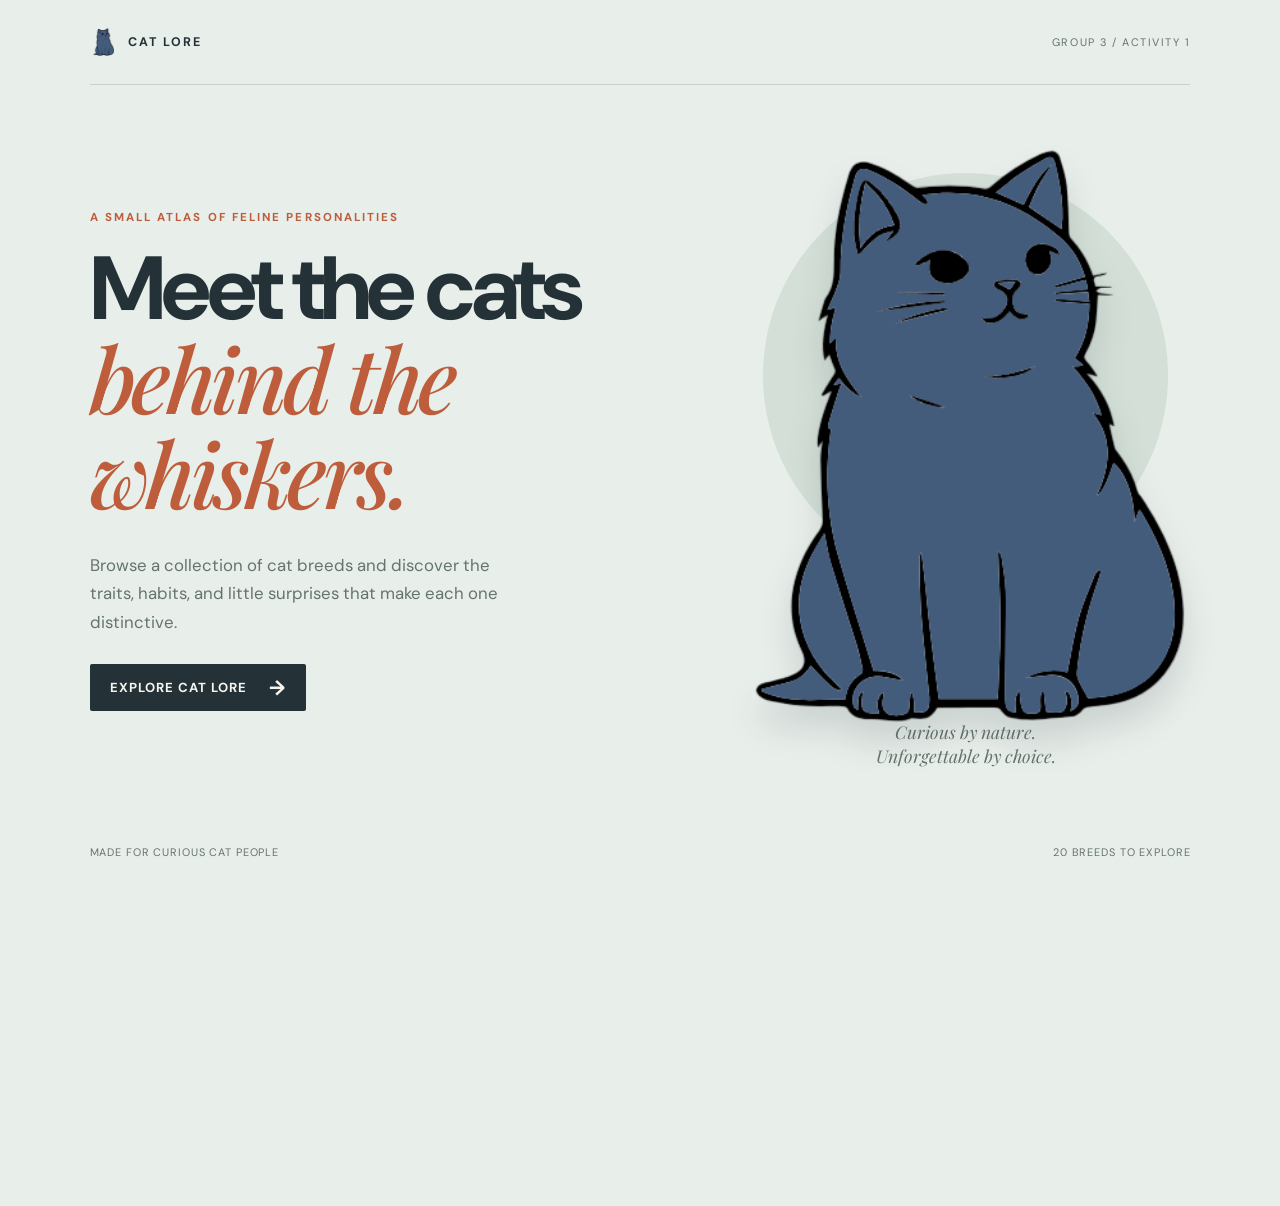
<file: index.html>
<!DOCTYPE html>
<html lang="en">
<head>
    <meta charset="UTF-8">
    <meta name="viewport" content="width=device-width, initial-scale=1.0">
    <title>Cat Lore | Group 3</title>
    <meta http-equiv="refresh" content="0; url=indexes.html">

</head>
<body>

    <p>Redirecting to Cat Lore...</p>
    <p><a href="indexes.html">Open Cat Lore</a></p>
</body>
</html>
</file>
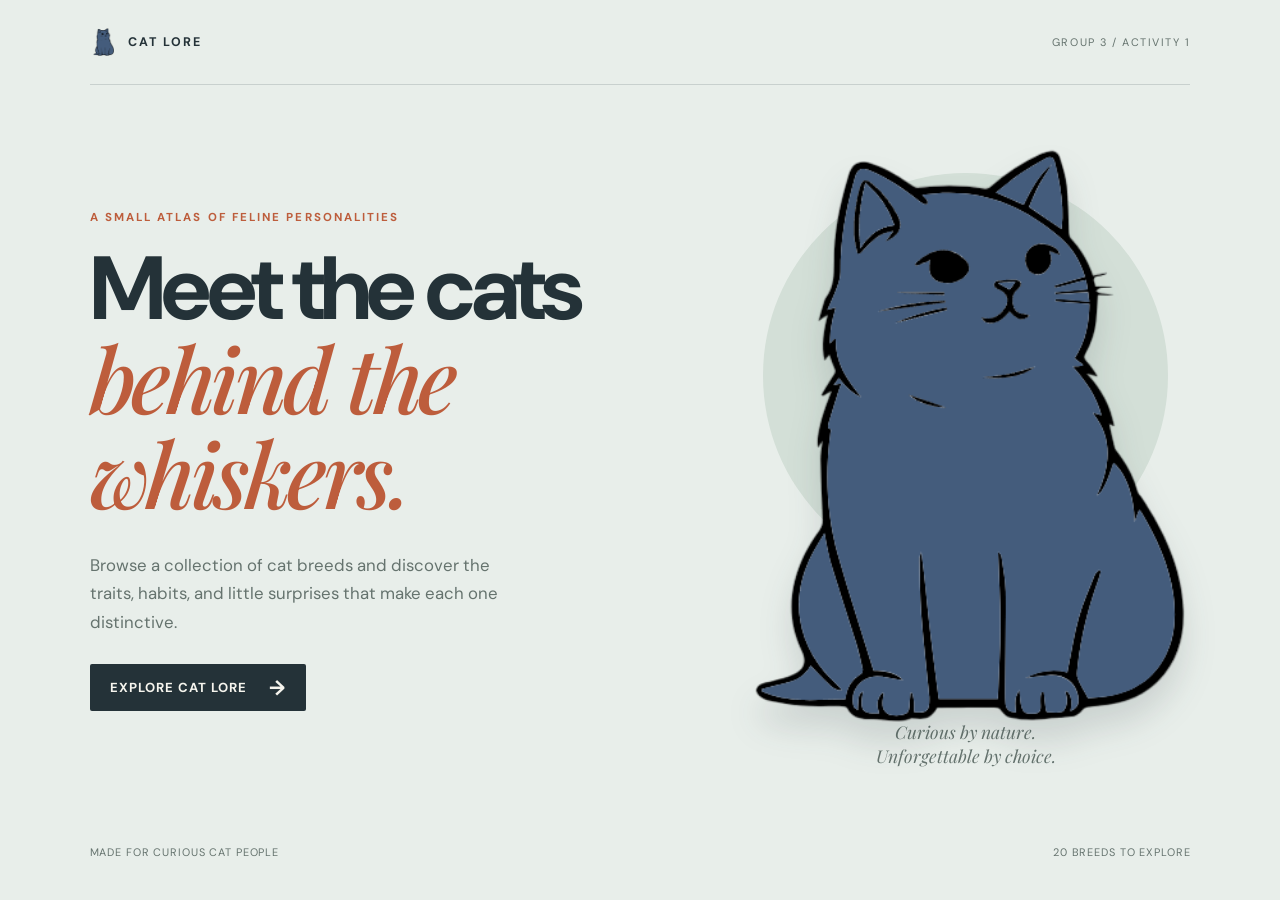
<file: indexes.html>
<!DOCTYPE html>
<html lang="en">
<head>
    <meta charset="UTF-8">
    <meta name="viewport" content="width=device-width, initial-scale=1.0">
    <title>Cat Lore | Group 3</title>
    <link rel="stylesheet" href="design.css">
</head>
<body>
    <header class="site-header">
        <a class="brand" href="indexes.html"><img src="pictures/Cat.png" alt="" aria-hidden="true"> CAT LORE</a>
        <span class="group-label">GROUP 3 / ACTIVITY 1</span>
    </header>

    <main class="hero">
        <section class="hero-copy" aria-labelledby="page-title">
            <p class="eyebrow">A small atlas of feline personalities</p>
            <h1 id="page-title">Meet the cats<br><em>behind the whiskers.</em></h1>
            <p class="description">Browse a collection of cat breeds and discover the traits, habits, and little surprises that make each one distinctive.</p>
            <a class="button-fetch" id="button1" href="SecondPage.html">Explore cat lore <span aria-hidden="true">&#8594;</span></a>
        </section>
        <div class="hero-art">
            <img class="logo" src="pictures/Cat.png" alt="Cat Lore logo">
            <p class="art-caption">Curious by nature.<br>Unforgettable by choice.</p>
        </div>
    </main>

    <footer><span>Made for curious cat people</span><span>20 breeds to explore</span></footer>

</body>
</html>
</file>
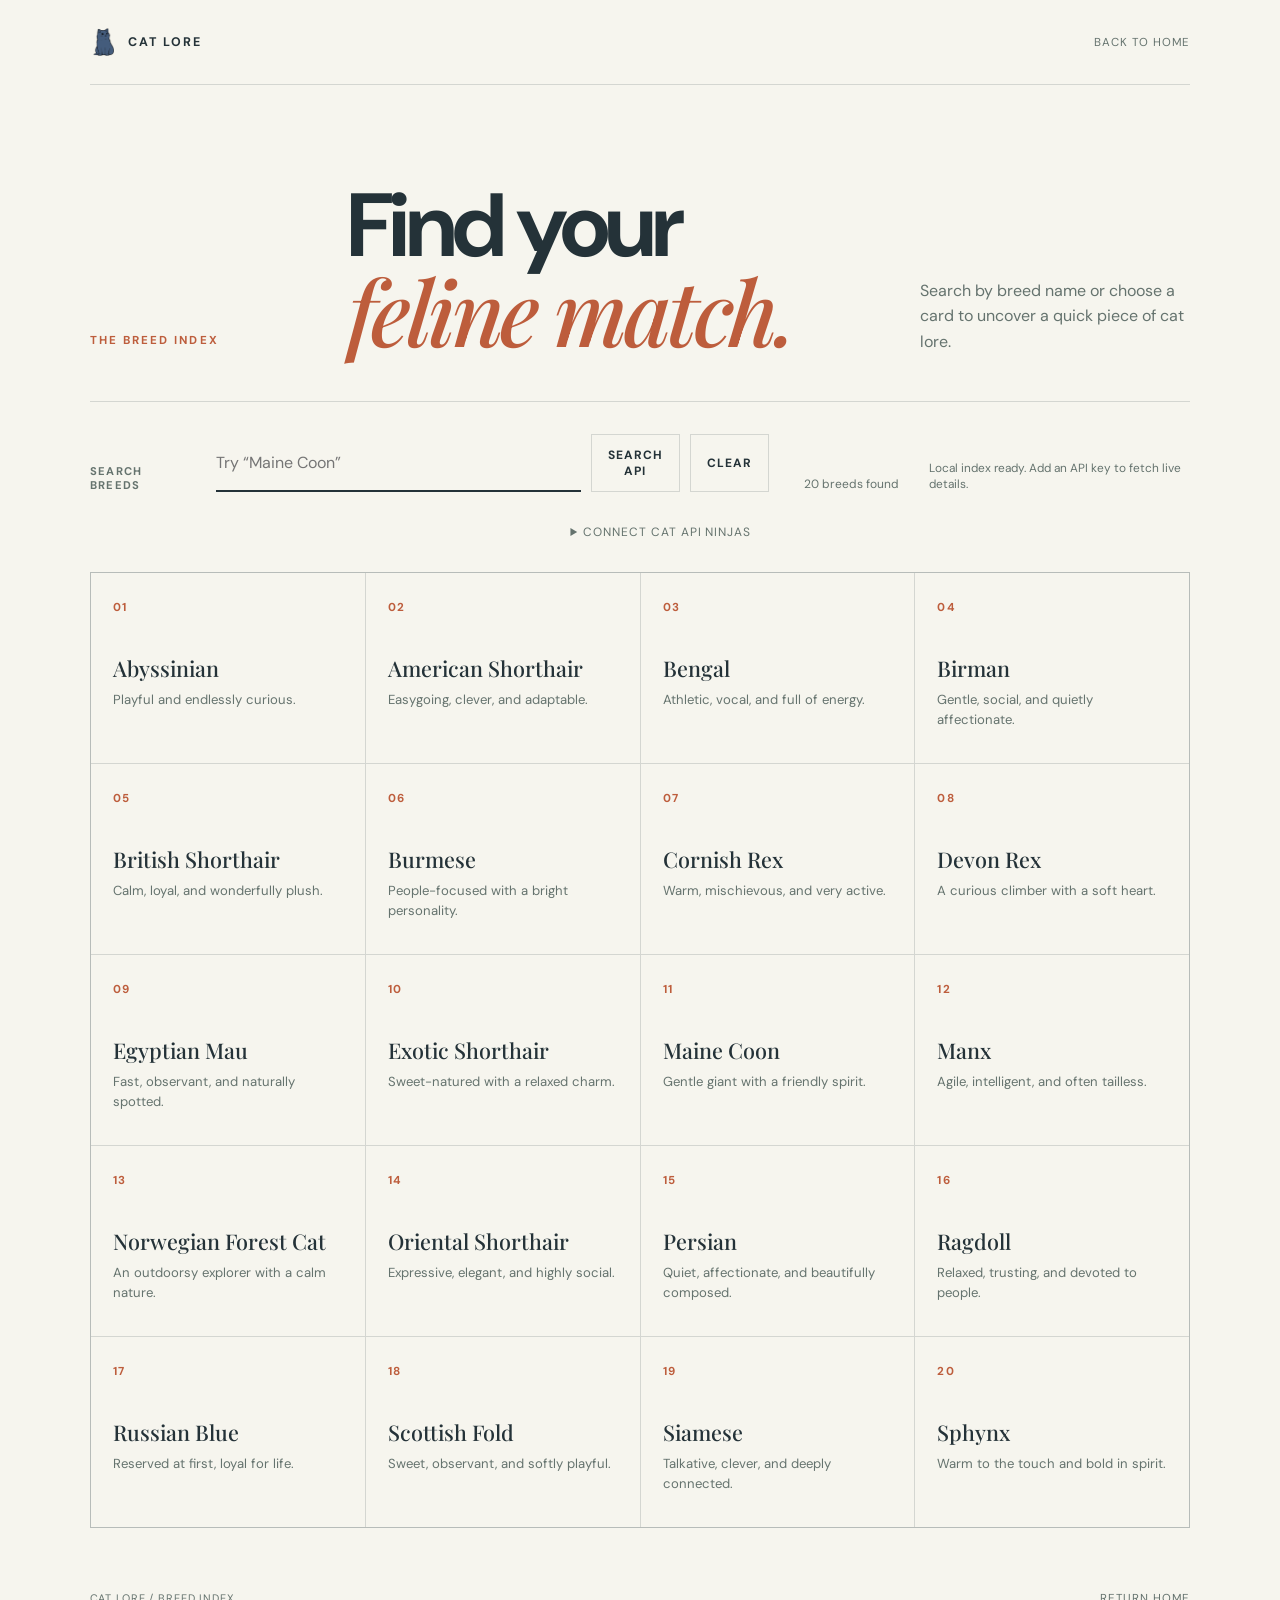
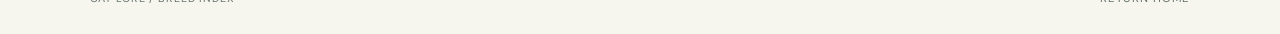
<file: SecondPage.html>
<!DOCTYPE html>
<html lang="en">
<head>
    <meta charset="UTF-8">
    <meta name="viewport" content="width=device-width, initial-scale=1.0">
    <title>Explore Breeds | Cat Lore</title>
    <link rel="stylesheet" href="style.css">
</head>
<body>
    <header class="site-header">
        <a class="brand" href="indexes.html"><img src="pictures/Cat.png" alt="" aria-hidden="true"> CAT LORE</a>
        <a class="back-link" href="indexes.html">Back to home</a>
    </header>

    <main class="explorer">
        <section class="intro" aria-labelledby="explore-title">
            <p class="eyebrow">The breed index</p>
            <h1 id="explore-title">Find your<br><em>feline match.</em></h1>
            <p>Search by breed name or choose a card to uncover a quick piece of cat lore.</p>
        </section>

        <section class="search-panel" aria-label="Breed search">
            <label for="breed-input">Search breeds</label>
            <div class="search-row">
                <input type="search" id="breed-input" placeholder="Try “Maine Coon”" autocomplete="off">
                <button id="search-button" type="button">Search API</button>
                <button id="clear-button" type="button" aria-label="Clear search">Clear</button>
            </div>
            <p id="result-count" class="result-count" aria-live="polite"></p>
            <p id="api-status" class="api-status" aria-live="polite">Local index ready. Add an API key to fetch live details.</p>
        </section>

        <details class="api-settings">
            <summary>Connect Cat API Ninjas</summary>
            <div class="api-settings-content">
                <label for="api-key">API key</label>
                <input type="password" id="api-key" placeholder="Paste your API Ninjas key" autocomplete="off">
                <button id="save-key-button" type="button">Save for this session</button>
            </div>
        </details>

        <section id="breed-grid" class="breed-grid" aria-live="polite"></section>
    </main>

    <footer><span>Cat Lore / Breed index</span><a href="indexes.html">Return home</a></footer>
    <script src="function.js"></script>
</body>
</html>
</file>
<file: design.css>
@import url('https://fonts.googleapis.com/css2?family=DM+Sans:wght@400;500;700&family=Playfair+Display:ital,wght@0,500;1,500;1,600&display=swap');

/*
====================
|     Main Page    |
====================
*/
body {
    min-height: 100vh;
    color: #243238;
    font-family: 'DM Sans', sans-serif;
    background: #e8eeea;
    margin: 0;
    padding: 0 7vw;
    box-sizing: border-box;
}

.site-header {
    display: flex;
    justify-content: space-between;
    align-items: center;
    max-width: 1180px;
    margin: 0 auto;
    padding: 28px 0;
    border-bottom: 1px solid rgba(36, 50, 56, .16);
}

.brand {
    display: flex;
    align-items: center;
    gap: 10px;
    color: #243238;
    font-size: .78rem;
    font-weight: 700;
    letter-spacing: .16em;
    text-decoration: none;
}

.brand img { width: 28px; height: 28px; object-fit: contain; }
.group-label { color: #65736e; font-size: .68rem; letter-spacing: .14em; }

.hero {
    display: grid;
    grid-template-columns: minmax(0, 1fr) minmax(280px, .8fr);
    align-items: center;
    gap: 7vw;
    max-width: 1180px;
    min-height: calc(100vh - 160px);
    margin: 0 auto;
}

.eyebrow {
    color: #bd5d3c;
    font-size: .72rem;
    font-weight: 700;
    letter-spacing: .18em;
    text-transform: uppercase;
}

h1 {
    max-width: 650px;
    margin: 20px 0;
    font-size: clamp(3.2rem, 7vw, 6.5rem);
    line-height: .98;
    letter-spacing: -.05em;
}

h1 em {
    color: #bd5d3c;
    font-family: 'Playfair Display', serif;
    font-weight: 500;
}

.description {
    max-width: 440px;
    margin: 28px 0;
    color: #65736e;
    font-size: 1.05rem;
    line-height: 1.7;
}

.button-fetch {
    display: inline-flex;
    align-items: center;
    gap: 22px;
    padding: 15px 20px;
    color: #f6f5ee;
    background: #243238;
    border-radius: 2px;
    font-size: .82rem;
    font-weight: 700;
    letter-spacing: .08em;
    text-decoration: none;
    text-transform: uppercase;
    transition: transform .2s, background .2s;
}

.button-fetch span {
    font-size: 1.3rem;
    line-height: 0;
}

.button-fetch:hover,
.button-fetch:focus-visible {
    background: #bd5d3c;
    transform: translateY(-3px);
}

.hero-art {
    position: relative;
    text-align: center;
}

.hero-art::before {
    content: '';
    position: absolute;
    z-index: -1;
    width: 90%;
    aspect-ratio: 1;
    top: 5%;
    left: 5%;
    border-radius: 50%;
    background: #d3dfd7;
}

.logo {
    display: block;
    width: min(100%, 460px);
    margin: auto;
    filter: drop-shadow(0 22px 16px rgba(36, 50, 56, .14));
}

.art-caption {
    margin: -8px 0 0;
    color: #65736e;
    font-family: 'Playfair Display', serif;
    font-size: 1.1rem;
    font-style: italic;
    line-height: 1.35;
}

footer {
    display: flex;
    justify-content: space-between;
    max-width: 1180px;
    margin: 0 auto;
    padding: 20px 0 28px;
    color: #65736e;
    font-size: .68rem;
    letter-spacing: .08em;
    text-transform: uppercase;
}

@media (max-width: 700px) {
    body { padding: 0 22px; }
    .site-header { padding: 20px 0; }
    .group-label { display: none; }
    .hero { display: flex; flex-direction: column-reverse; justify-content: center; gap: 18px; min-height: auto; padding: 9vh 0 6vh; }
    .hero-art { width: min(80vw, 340px); }
    h1 { font-size: clamp(2.9rem, 14vw, 4.5rem); }
    .description { margin: 20px 0; font-size: .98rem; }
    footer { font-size: .58rem; }
}
</file>
<file: style.css>
@import url('https://fonts.googleapis.com/css2?family=DM+Sans:wght@400;500;700&family=Playfair+Display:ital,wght@0,500;1,500&display=swap');

:root { 
    --ink: #243238; 
    --muted: #65736e; 
    --paper: #f6f5ee; 
    --accent: #bd5d3c; 
    --line: rgba(36, 50, 56, .16); 
}

* { 
    box-sizing: border-box; 
}

body { 
    min-height: 100vh; 
    margin: 0; 
    padding: 0 7vw; 
    color: var(--ink); 
    background: var(--paper); 
    font-family: 'DM Sans', sans-serif; 
}

.site-header { 
    display: flex; 
    justify-content: space-between; 
    align-items: center; 
    max-width: 1180px; 
    margin: auto; 
    padding: 28px 0; 
    border-bottom: 1px solid var(--line); 
}

.brand { 
    display: flex; 
    align-items: center; 
    gap: 10px; 
    color: var(--ink); 
    font-size: .78rem; 
    font-weight: 700; 
    letter-spacing: .16em; 
    text-decoration: none; 
}

.brand img { 
    width: 28px; 
    height: 28px; 
    object-fit: contain; 
}

.back-link, 
footer a { 
    color: var(--muted); 
    font-size: .72rem; 
    letter-spacing: .08em; 
    text-decoration: none; 
    text-transform: uppercase; 
}

.back-link:hover,
footer a:hover {
    color: var(--accent);
}

.explorer {
    max-width: 1180px;
    margin: auto;
    padding: 9vh 0 7vh;
}

.intro {
    display: flex;
    align-items: end;
    justify-content: space-between;
    gap: 30px;
    border-bottom: 1px solid var(--line);
    padding-bottom: 42px;
}

.eyebrow {
    color: var(--accent);
    font-size: .72rem;
    font-weight: 700;
    letter-spacing: .18em;
    text-transform: uppercase;
}

h1 {
    margin: 18px 0 0;
    font-size: clamp(3rem, 7vw, 6rem);
    line-height: .94;
    letter-spacing: -.05em;
}

h1 em {
    color: var(--accent);
    font-family: 'Playfair Display', serif;
    font-weight: 500;
}

.intro > p:last-child {
    max-width: 270px;
    margin: 0 0 5px;
    color: var(--muted);
    line-height: 1.6;
}

.search-panel {
    display: flex;
    align-items: end;
    justify-content: space-between;
    gap: 30px;
    padding: 32px 0;
}

.search-panel label {
    color: var(--muted);
    font-size: .7rem;
    font-weight: 700;
    letter-spacing: .12em;
    text-transform: uppercase;
}

.search-row {
    display: flex;
    gap: 10px;
    width: min(100%, 620px);
}

input {
    width: 100%;
    padding: 14px 0;
    border: 0;
    border-bottom: 2px solid var(--ink);
    border-radius: 0;
    outline: 0;
    color: var(--ink);
    background: transparent;
    font: inherit;
    font-size: 1rem;
}

input:focus {
    border-color: var(--accent);
}

button {
    padding: 12px 16px;
    border: 1px solid var(--line);
    color: var(--ink);
    background: transparent;
    cursor: pointer;
    font: inherit;
    font-size: .75rem;
    font-weight: 700;
    letter-spacing: .08em;
    text-transform: uppercase;
}

button:hover,
button:focus-visible {
    border-color: var(--accent);
    color: var(--accent);
}

.result-count {
    min-width: 100px;
    margin: 0;
    color: var(--muted);
    font-size: .75rem;
    text-align: right;
}

.api-status {
    margin: 12px 0 0;
    color: var(--muted);
    font-size: .74rem;
}

.api-settings {
    max-width: 620px;
    margin: 0 0 32px auto;
    color: var(--muted);
    font-size: .75rem;
}

.api-settings summary {
    cursor: pointer;
    letter-spacing: .08em;
    text-transform: uppercase;
}

.api-settings-content {
    display: flex;
    align-items: end;
    gap: 12px;
    padding-top: 14px;
}

.api-settings-content label {
    font-size: .7rem;
    font-weight: 700;
    letter-spacing: .1em;
    text-transform: uppercase;
}

.api-settings-content input {
    min-width: 0;
    padding: 10px 0;
}

.breed-grid {
    display: grid;
    grid-template-columns: repeat(4, 1fr);
    gap: 1px;
    background: var(--line);
    border: 1px solid var(--line);
}

.breed-card {
    min-height: 190px;
    padding: 22px;
    background: var(--paper);
    transition: background .2s, transform .2s;
}

.breed-card:hover {
    position: relative;
    z-index: 1;
    background: #e8eeea;
    transform: translateY(-4px);
}

.breed-number {
    color: var(--accent);
    font-size: .72rem;
    font-weight: 700;
    letter-spacing: .12em;
}

.breed-card h2 {
    margin: 38px 0 8px;
    font-family: 'Playfair Display', serif;
    font-size: 1.35rem;
    font-weight: 500;
}

.breed-card p {
    margin: 0;
    color: var(--muted);
    font-size: .82rem;
    line-height: 1.5;
}

.empty-state {
    grid-column: 1 / -1;
    padding: 50px;
    color: var(--muted);
    text-align: center;
}

footer {
    display: flex;
    justify-content: space-between;
    max-width: 1180px;
    margin: auto;
    padding: 0 0 28px;
    color: var(--muted);
    font-size: .68rem;
    letter-spacing: .08em;
    text-transform: uppercase;
}

@media (max-width: 800px) {
body {
    padding: 0 22px;
}

.explorer {
    padding-top: 7vh;
}

.intro,
.search-panel {
    display: block;
}

.intro > p:last-child {
    margin-top: 25px;
}

.search-panel label {
    display: block;
    margin-bottom: 12px;
}

.result-count {
    margin-top: 12px;
    text-align: left;
}

.api-settings {
    margin-left: 0;
}

.api-settings-content {
    align-items: stretch;
    flex-wrap: wrap;
}

.api-settings-content input {
    flex: 1 1 180px;
}

.breed-grid {
    grid-template-columns: repeat(2, 1fr);
}
}
@media (max-width: 420px) { .back-link { font-size: .62rem; } .breed-grid { grid-template-columns: 1fr; } .breed-card { min-height: 150px; } .breed-card h2 { margin-top: 26px; } footer { font-size: .58rem; } }
</file>
